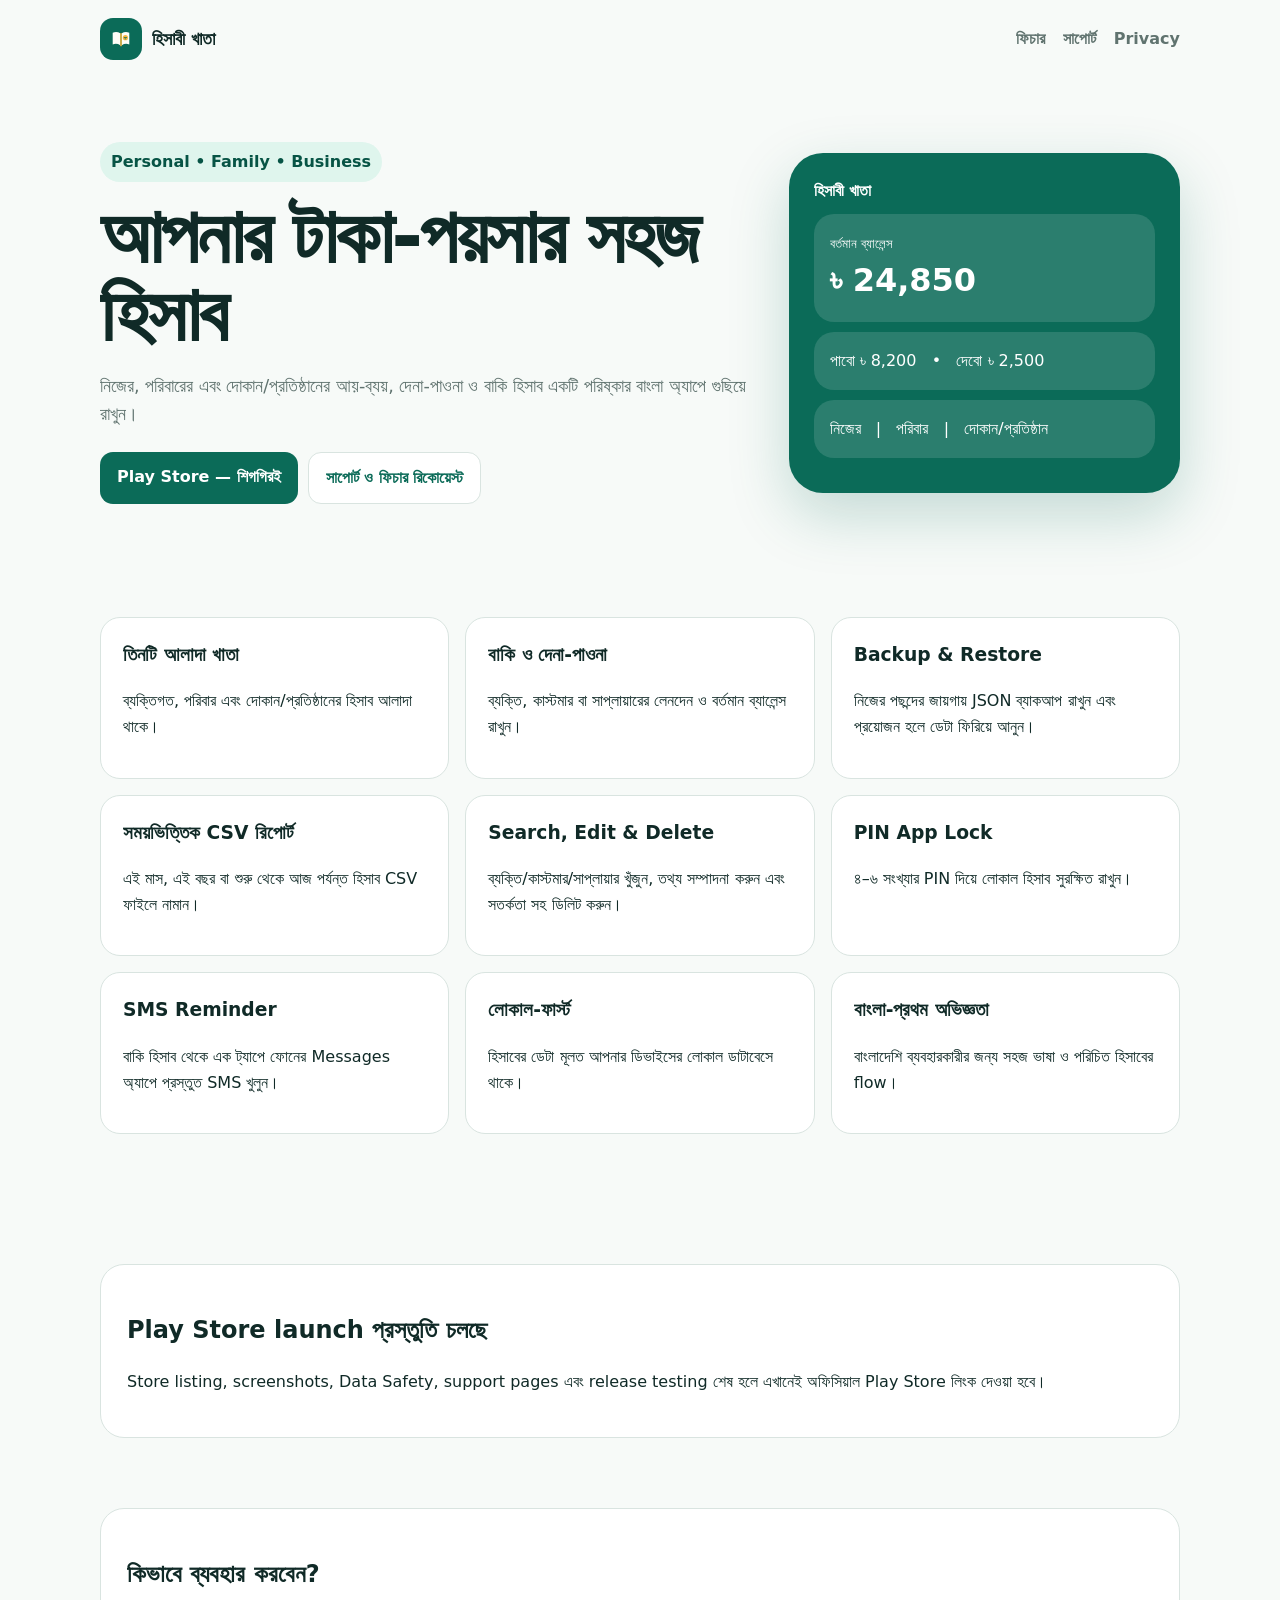
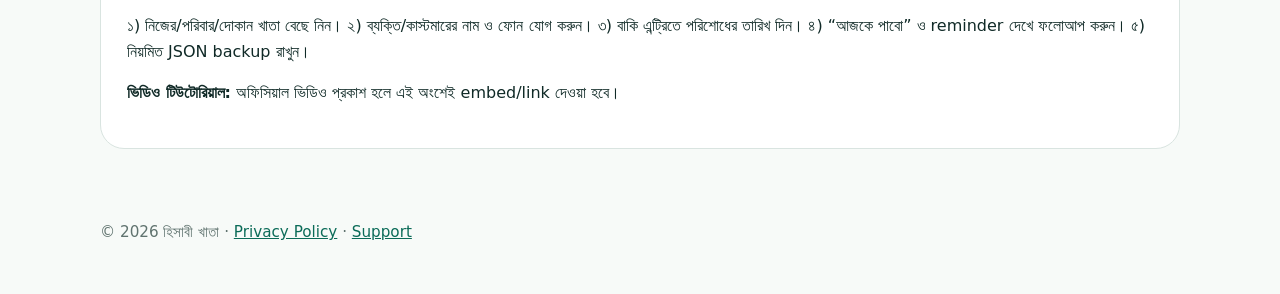
<file: docs/index.html>
<!doctype html>
<html lang="bn">
<head>
  <meta charset="utf-8">
  <meta name="viewport" content="width=device-width,initial-scale=1">
  <meta name="description" content="হিসাবী খাতা — ব্যক্তিগত, পরিবার ও দোকান/প্রতিষ্ঠানের আয়-ব্যয় ও বাকি হিসাবের সহজ অ্যাপ।">
  <title>হিসাবী খাতা — আপনার টাকা-পয়সার সহজ হিসাব</title>
  <link rel="stylesheet" href="styles.css">
</head>
<body>
<div class="wrap">
  <nav>
    <a class="brand" href="index.html"><span class="mark"><svg viewBox="0 0 108 108" width="28" height="28" aria-hidden="true">
<path fill="#fffdf7" d="M22 30C32 25 42 26 51 32V78C42 72 32 71 22 75Z"/>
<path fill="#fffdf7" d="M57 32C66 26 76 25 86 30V75C76 71 66 72 57 78Z"/>
<path fill="#f4b942" d="M51 32H57V78L54 84L51 78Z"/>
<circle cx="71" cy="49" r="10" fill="#f4b942"/>
<path fill="#0b6b58" d="M65 46H77V49H65ZM68 52H74V55H68Z"/>
</svg></span>হিসাবী খাতা</a>
    <div class="navlinks">
      <a href="#features">ফিচার</a>
      <a href="support.html">সাপোর্ট</a>
      <a href="privacy.html">Privacy</a>
    </div>
  </nav>

  <main>
    <section class="hero">
      <div>
        <span class="badge">Personal • Family • Business</span>
        <h1>আপনার টাকা-পয়সার সহজ হিসাব</h1>
        <p class="lead">নিজের, পরিবারের এবং দোকান/প্রতিষ্ঠানের আয়-ব্যয়, দেনা-পাওনা ও বাকি হিসাব একটি পরিষ্কার বাংলা অ্যাপে গুছিয়ে রাখুন।</p>
        <div class="cta">
          <span class="button">Play Store — শিগগিরই</span>
          <a class="button alt" href="support.html">সাপোর্ট ও ফিচার রিকোয়েস্ট</a>
        </div>
      </div>
      <div class="phone">
        <strong>হিসাবী খাতা</strong>
        <div class="card"><small>বর্তমান ব্যালেন্স</small><br><strong style="font-size:2rem">৳ 24,850</strong></div>
        <div class="card">পাবো ৳ 8,200 &nbsp; • &nbsp; দেবো ৳ 2,500</div>
        <div class="card">নিজের &nbsp; | &nbsp; পরিবার &nbsp; | &nbsp; দোকান/প্রতিষ্ঠান</div>
      </div>
    </section>

    <section id="features">
      <div class="grid">
        <div class="tile"><h3>তিনটি আলাদা খাতা</h3><p>ব্যক্তিগত, পরিবার এবং দোকান/প্রতিষ্ঠানের হিসাব আলাদা থাকে।</p></div>
        <div class="tile"><h3>বাকি ও দেনা-পাওনা</h3><p>ব্যক্তি, কাস্টমার বা সাপ্লায়ারের লেনদেন ও বর্তমান ব্যালেন্স রাখুন।</p></div>
        <div class="tile"><h3>Backup & Restore</h3><p>নিজের পছন্দের জায়গায় JSON ব্যাকআপ রাখুন এবং প্রয়োজন হলে ডেটা ফিরিয়ে আনুন।</p></div>
        <div class="tile"><h3>সময়ভিত্তিক CSV রিপোর্ট</h3><p>এই মাস, এই বছর বা শুরু থেকে আজ পর্যন্ত হিসাব CSV ফাইলে নামান।</p></div>
        <div class="tile"><h3>Search, Edit & Delete</h3><p>ব্যক্তি/কাস্টমার/সাপ্লায়ার খুঁজুন, তথ্য সম্পাদনা করুন এবং সতর্কতা সহ ডিলিট করুন।</p></div>
        <div class="tile"><h3>PIN App Lock</h3><p>৪–৬ সংখ্যার PIN দিয়ে লোকাল হিসাব সুরক্ষিত রাখুন।</p></div>
        <div class="tile"><h3>SMS Reminder</h3><p>বাকি হিসাব থেকে এক ট্যাপে ফোনের Messages অ্যাপে প্রস্তুত SMS খুলুন।</p></div>
        <div class="tile"><h3>লোকাল-ফার্স্ট</h3><p>হিসাবের ডেটা মূলত আপনার ডিভাইসের লোকাল ডাটাবেসে থাকে।</p></div>
        <div class="tile"><h3>বাংলা-প্রথম অভিজ্ঞতা</h3><p>বাংলাদেশি ব্যবহারকারীর জন্য সহজ ভাষা ও পরিচিত হিসাবের flow।</p></div>
      </div>
    </section>

    <section>
      <div class="panel">
        <h2>Play Store launch প্রস্তুতি চলছে</h2>
        <p>Store listing, screenshots, Data Safety, support pages এবং release testing শেষ হলে এখানেই অফিসিয়াল Play Store লিংক দেওয়া হবে।</p>
      </div>
    </section>

    <section id="tutorial">
      <div class="panel">
        <h2>কিভাবে ব্যবহার করবেন?</h2>
        <p>১) নিজের/পরিবার/দোকান খাতা বেছে নিন। ২) ব্যক্তি/কাস্টমারের নাম ও ফোন যোগ করুন। ৩) বাকি এন্ট্রিতে পরিশোধের তারিখ দিন। ৪) “আজকে পাবো” ও reminder দেখে ফলোআপ করুন। ৫) নিয়মিত JSON backup রাখুন।</p>
        <p><strong>ভিডিও টিউটোরিয়াল:</strong> অফিসিয়াল ভিডিও প্রকাশ হলে এই অংশেই embed/link দেওয়া হবে।</p>
      </div>
    </section>

  </main>

  <footer>© 2026 হিসাবী খাতা · <a href="privacy.html">Privacy Policy</a> · <a href="support.html">Support</a></footer>
</div>
</body>
</html>
</file>
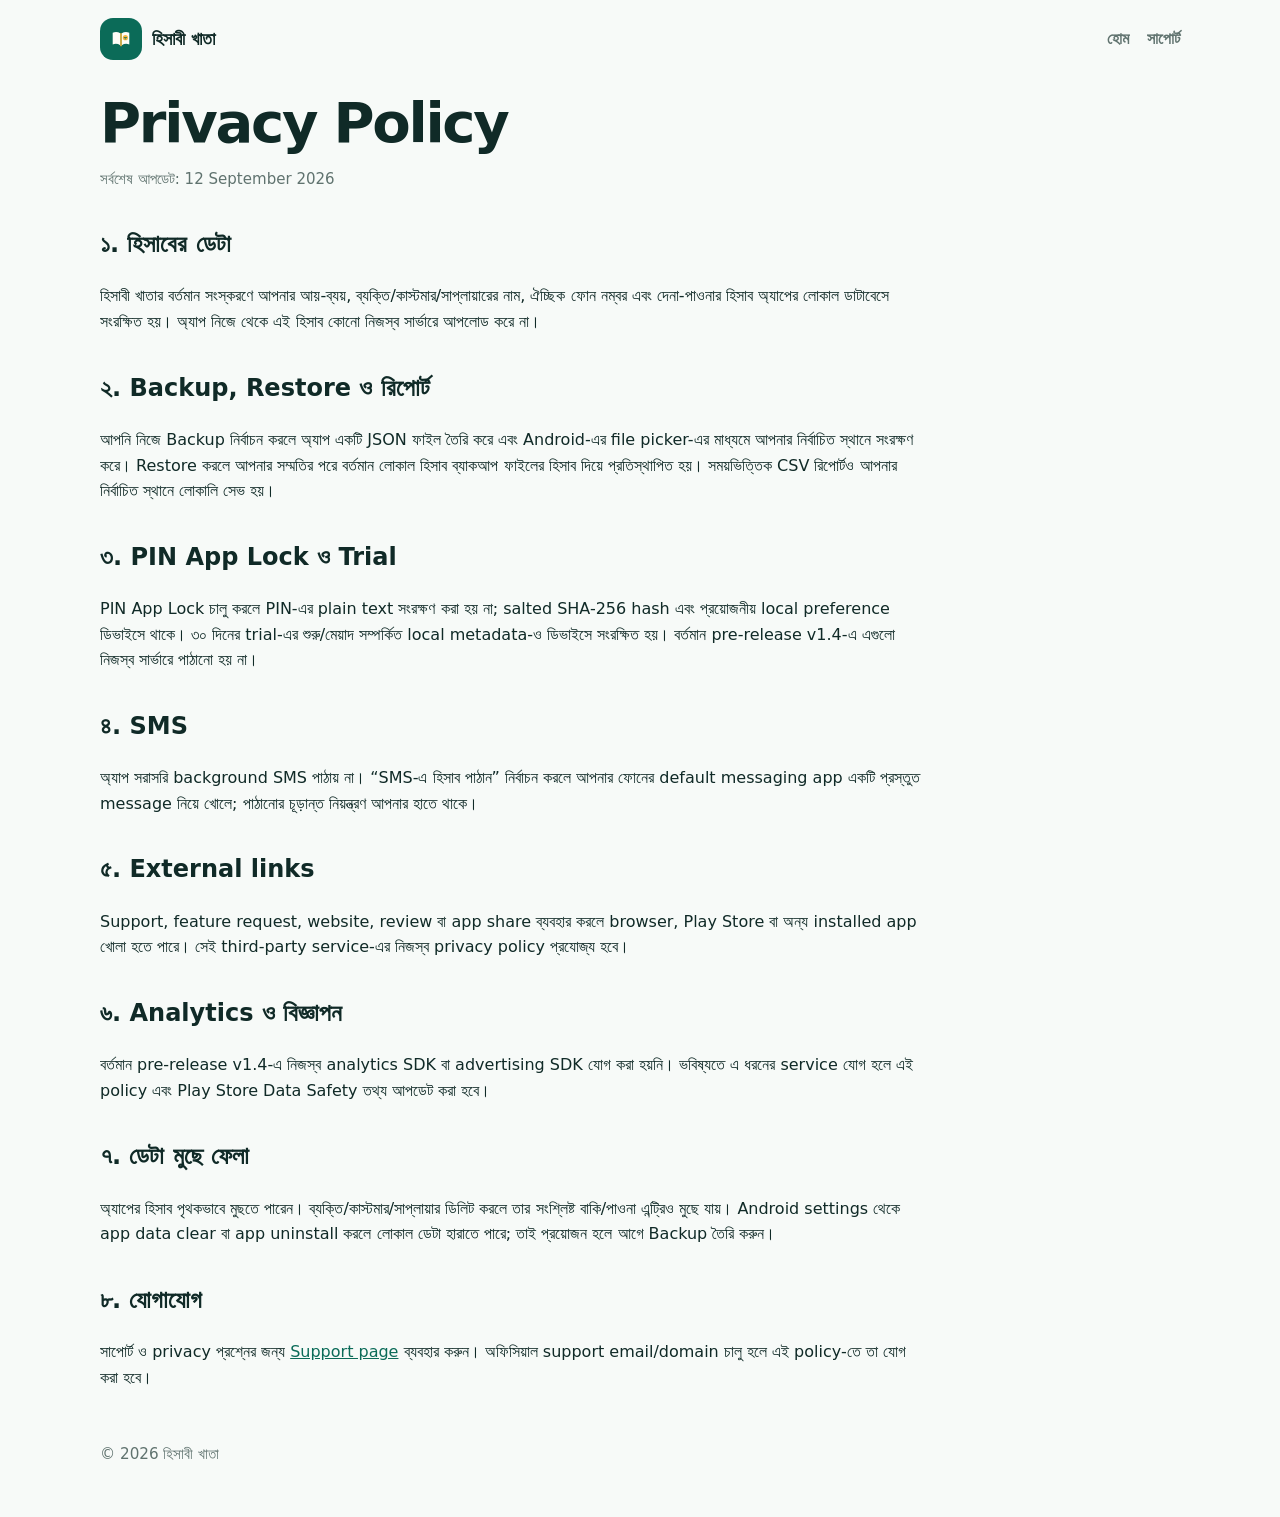
<file: docs/privacy.html>
<!doctype html>
<html lang="bn">
<head>
  <meta charset="utf-8"><meta name="viewport" content="width=device-width,initial-scale=1">
  <title>Privacy Policy — হিসাবী খাতা</title><link rel="stylesheet" href="styles.css">
</head>
<body>
<div class="wrap">
  <nav>
    <a class="brand" href="index.html"><span class="mark"><svg viewBox="0 0 108 108" width="28" height="28" aria-hidden="true">
<path fill="#fffdf7" d="M22 30C32 25 42 26 51 32V78C42 72 32 71 22 75Z"/>
<path fill="#fffdf7" d="M57 32C66 26 76 25 86 30V75C76 71 66 72 57 78Z"/>
<path fill="#f4b942" d="M51 32H57V78L54 84L51 78Z"/>
<circle cx="71" cy="49" r="10" fill="#f4b942"/>
<path fill="#0b6b58" d="M65 46H77V49H65ZM68 52H74V55H68Z"/>
</svg></span>হিসাবী খাতা</a>
    <div class="navlinks"><a href="index.html">হোম</a><a href="support.html">সাপোর্ট</a></div>
  </nav>
  <main class="policy">
    <h1 style="font-size:clamp(2.1rem,6vw,3.5rem)">Privacy Policy</h1>
    <p class="small">সর্বশেষ আপডেট: 12 September 2026</p>

    <h2>১. হিসাবের ডেটা</h2>
    <p>হিসাবী খাতার বর্তমান সংস্করণে আপনার আয়-ব্যয়, ব্যক্তি/কাস্টমার/সাপ্লায়ারের নাম, ঐচ্ছিক ফোন নম্বর এবং দেনা-পাওনার হিসাব অ্যাপের লোকাল ডাটাবেসে সংরক্ষিত হয়। অ্যাপ নিজে থেকে এই হিসাব কোনো নিজস্ব সার্ভারে আপলোড করে না।</p>

    <h2>২. Backup, Restore ও রিপোর্ট</h2>
    <p>আপনি নিজে Backup নির্বাচন করলে অ্যাপ একটি JSON ফাইল তৈরি করে এবং Android-এর file picker-এর মাধ্যমে আপনার নির্বাচিত স্থানে সংরক্ষণ করে। Restore করলে আপনার সম্মতির পরে বর্তমান লোকাল হিসাব ব্যাকআপ ফাইলের হিসাব দিয়ে প্রতিস্থাপিত হয়। সময়ভিত্তিক CSV রিপোর্টও আপনার নির্বাচিত স্থানে লোকালি সেভ হয়।</p>

    <h2>৩. PIN App Lock ও Trial</h2>
    <p>PIN App Lock চালু করলে PIN-এর plain text সংরক্ষণ করা হয় না; salted SHA-256 hash এবং প্রয়োজনীয় local preference ডিভাইসে থাকে। ৩০ দিনের trial-এর শুরু/মেয়াদ সম্পর্কিত local metadata-ও ডিভাইসে সংরক্ষিত হয়। বর্তমান pre-release v1.4-এ এগুলো নিজস্ব সার্ভারে পাঠানো হয় না।</p>

    <h2>৪. SMS</h2>
    <p>অ্যাপ সরাসরি background SMS পাঠায় না। “SMS-এ হিসাব পাঠান” নির্বাচন করলে আপনার ফোনের default messaging app একটি প্রস্তুত message নিয়ে খোলে; পাঠানোর চূড়ান্ত নিয়ন্ত্রণ আপনার হাতে থাকে।</p>

    <h2>৫. External links</h2>
    <p>Support, feature request, website, review বা app share ব্যবহার করলে browser, Play Store বা অন্য installed app খোলা হতে পারে। সেই third-party service-এর নিজস্ব privacy policy প্রযোজ্য হবে।</p>

    <h2>৬. Analytics ও বিজ্ঞাপন</h2>
    <p>বর্তমান pre-release v1.4-এ নিজস্ব analytics SDK বা advertising SDK যোগ করা হয়নি। ভবিষ্যতে এ ধরনের service যোগ হলে এই policy এবং Play Store Data Safety তথ্য আপডেট করা হবে।</p>

    <h2>৭. ডেটা মুছে ফেলা</h2>
    <p>অ্যাপের হিসাব পৃথকভাবে মুছতে পারেন। ব্যক্তি/কাস্টমার/সাপ্লায়ার ডিলিট করলে তার সংশ্লিষ্ট বাকি/পাওনা এন্ট্রিও মুছে যায়। Android settings থেকে app data clear বা app uninstall করলে লোকাল ডেটা হারাতে পারে; তাই প্রয়োজন হলে আগে Backup তৈরি করুন।</p>

    <h2>৮. যোগাযোগ</h2>
    <p>সাপোর্ট ও privacy প্রশ্নের জন্য <a href="support.html">Support page</a> ব্যবহার করুন। অফিসিয়াল support email/domain চালু হলে এই policy-তে তা যোগ করা হবে।</p>
  </main>
  <footer>© 2026 হিসাবী খাতা</footer>
</div>
</body>
</html>
</file>
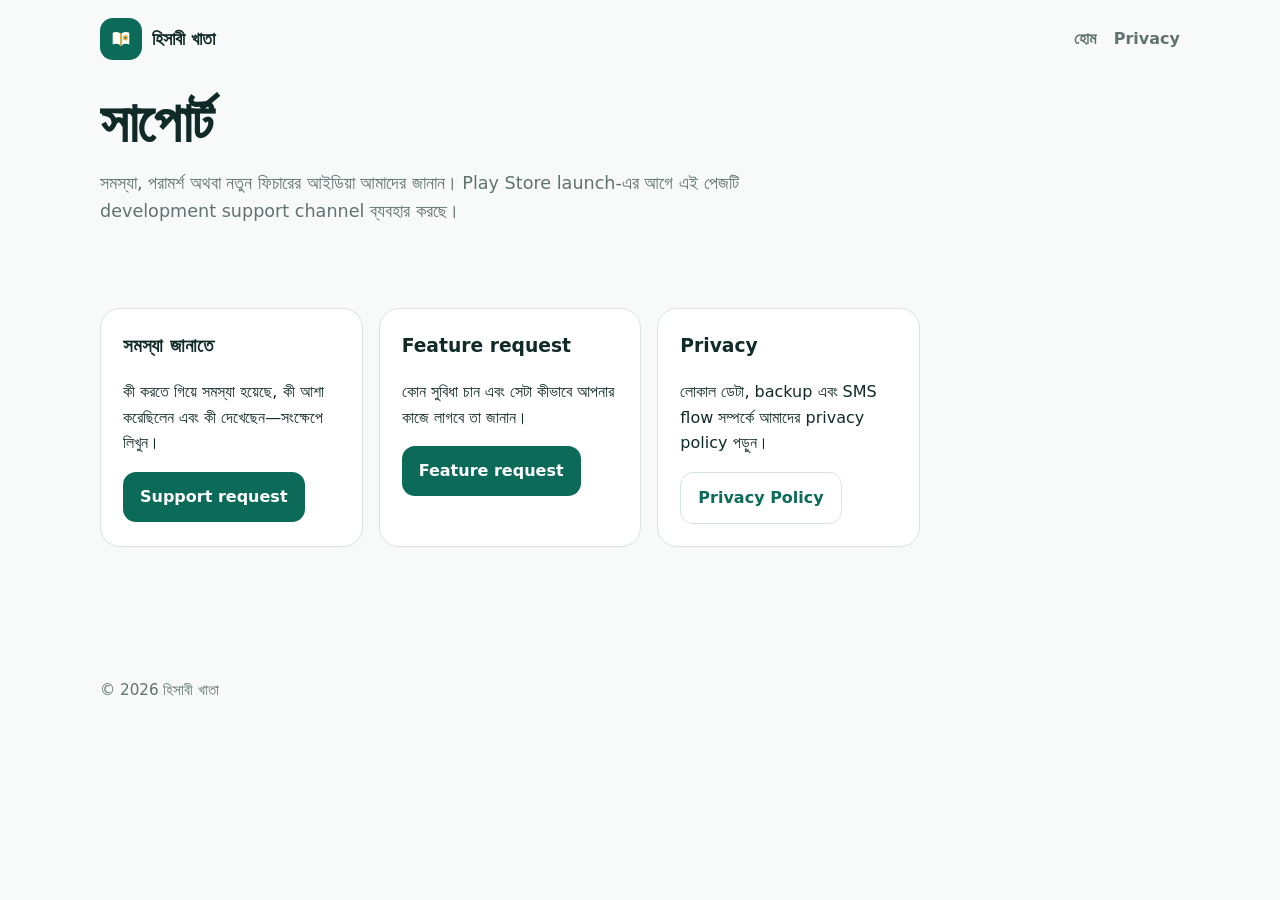
<file: docs/support.html>
<!doctype html>
<html lang="bn">
<head>
  <meta charset="utf-8"><meta name="viewport" content="width=device-width,initial-scale=1">
  <title>Support — হিসাবী খাতা</title><link rel="stylesheet" href="styles.css">
</head>
<body>
<div class="wrap">
  <nav>
    <a class="brand" href="index.html"><span class="mark"><svg viewBox="0 0 108 108" width="28" height="28" aria-hidden="true">
<path fill="#fffdf7" d="M22 30C32 25 42 26 51 32V78C42 72 32 71 22 75Z"/>
<path fill="#fffdf7" d="M57 32C66 26 76 25 86 30V75C76 71 66 72 57 78Z"/>
<path fill="#f4b942" d="M51 32H57V78L54 84L51 78Z"/>
<circle cx="71" cy="49" r="10" fill="#f4b942"/>
<path fill="#0b6b58" d="M65 46H77V49H65ZM68 52H74V55H68Z"/>
</svg></span>হিসাবী খাতা</a>
    <div class="navlinks"><a href="index.html">হোম</a><a href="privacy.html">Privacy</a></div>
  </nav>
  <main class="policy">
    <h1 style="font-size:clamp(2.1rem,6vw,3.5rem)">সাপোর্ট</h1>
    <p class="lead">সমস্যা, পরামর্শ অথবা নতুন ফিচারের আইডিয়া আমাদের জানান। Play Store launch-এর আগে এই পেজটি development support channel ব্যবহার করছে।</p>
    <section>
      <div class="grid">
        <div class="tile"><h3>সমস্যা জানাতে</h3><p>কী করতে গিয়ে সমস্যা হয়েছে, কী আশা করেছিলেন এবং কী দেখেছেন—সংক্ষেপে লিখুন।</p><a class="button" href="https://github.com/Uddinmezbah/Familykhata.Android_source/issues/new?title=Support%3A%20">Support request</a></div>
        <div class="tile"><h3>Feature request</h3><p>কোন সুবিধা চান এবং সেটা কীভাবে আপনার কাজে লাগবে তা জানান।</p><a class="button" href="https://github.com/Uddinmezbah/Familykhata.Android_source/issues/new?title=Feature%20request%3A%20">Feature request</a></div>
        <div class="tile"><h3>Privacy</h3><p>লোকাল ডেটা, backup এবং SMS flow সম্পর্কে আমাদের privacy policy পড়ুন।</p><a class="button alt" href="privacy.html">Privacy Policy</a></div>
      </div>
    </section>
  </main>
  <footer>© 2026 হিসাবী খাতা</footer>
</div>
</body>
</html>
</file>
<file: docs/styles.css>
:root {
  --ink: #102a27;
  --brand: #0b6b58;
  --brand-dark: #075445;
  --mint: #dff5ed;
  --gold: #f4b942;
  --paper: #fffdf7;
  --muted: #60736f;
  --line: #d9e4e0;
}
* { box-sizing: border-box; }
body {
  margin: 0;
  font-family: system-ui, -apple-system, "Noto Sans Bengali", "Hind Siliguri", sans-serif;
  color: var(--ink);
  background: #f7faf8;
  line-height: 1.6;
}
a { color: var(--brand); }
.wrap { width: min(1080px, calc(100% - 32px)); margin: 0 auto; }
nav {
  display: flex; align-items: center; justify-content: space-between;
  padding: 18px 0;
}
.brand { display: flex; align-items: center; gap: 10px; font-weight: 800; font-size: 1.12rem; text-decoration: none; color: var(--ink); }
.mark { width: 42px; height: 42px; border-radius: 13px; background: var(--brand); display: grid; place-items: center; }
.navlinks { display: flex; gap: 18px; flex-wrap: wrap; }
.navlinks a { text-decoration: none; color: var(--muted); font-weight: 650; }
.hero { padding: 64px 0 48px; display: grid; grid-template-columns: 1.25fr .75fr; gap: 36px; align-items: center; }
.badge { display: inline-block; padding: 7px 11px; border-radius: 999px; background: var(--mint); color: var(--brand-dark); font-weight: 750; }
h1 { font-size: clamp(2.3rem, 7vw, 4.8rem); line-height: 1.02; margin: 16px 0; letter-spacing: -.04em; }
.lead { font-size: 1.1rem; color: var(--muted); max-width: 650px; }
.cta { display: flex; gap: 10px; flex-wrap: wrap; margin-top: 24px; }
.button { display: inline-block; padding: 12px 17px; border-radius: 13px; background: var(--brand); color: white; text-decoration: none; font-weight: 750; }
.button.alt { background: white; color: var(--brand); border: 1px solid var(--line); }
.phone { background: var(--brand); color: white; border-radius: 34px; padding: 25px; box-shadow: 0 22px 60px rgba(11,107,88,.22); }
.phone .card { background: rgba(255,255,255,.13); border-radius: 20px; padding: 16px; margin: 10px 0; }
.grid { display: grid; grid-template-columns: repeat(3, 1fr); gap: 16px; padding: 30px 0 60px; }
.tile { background: white; border: 1px solid var(--line); border-radius: 20px; padding: 22px; }
.tile h3 { margin-top: 0; }
section { padding: 35px 0; }
.panel { background: white; border: 1px solid var(--line); border-radius: 24px; padding: 26px; }
footer { padding: 36px 0 50px; color: var(--muted); font-size: .95rem; }
.policy h2 { margin-top: 34px; }
.policy { max-width: 820px; }
.small { color: var(--muted); font-size: .94rem; }
@media (max-width: 760px) {
  .hero { grid-template-columns: 1fr; padding-top: 34px; }
  .grid { grid-template-columns: 1fr; }
  .navlinks { gap: 10px; font-size: .9rem; }
}
</file>
